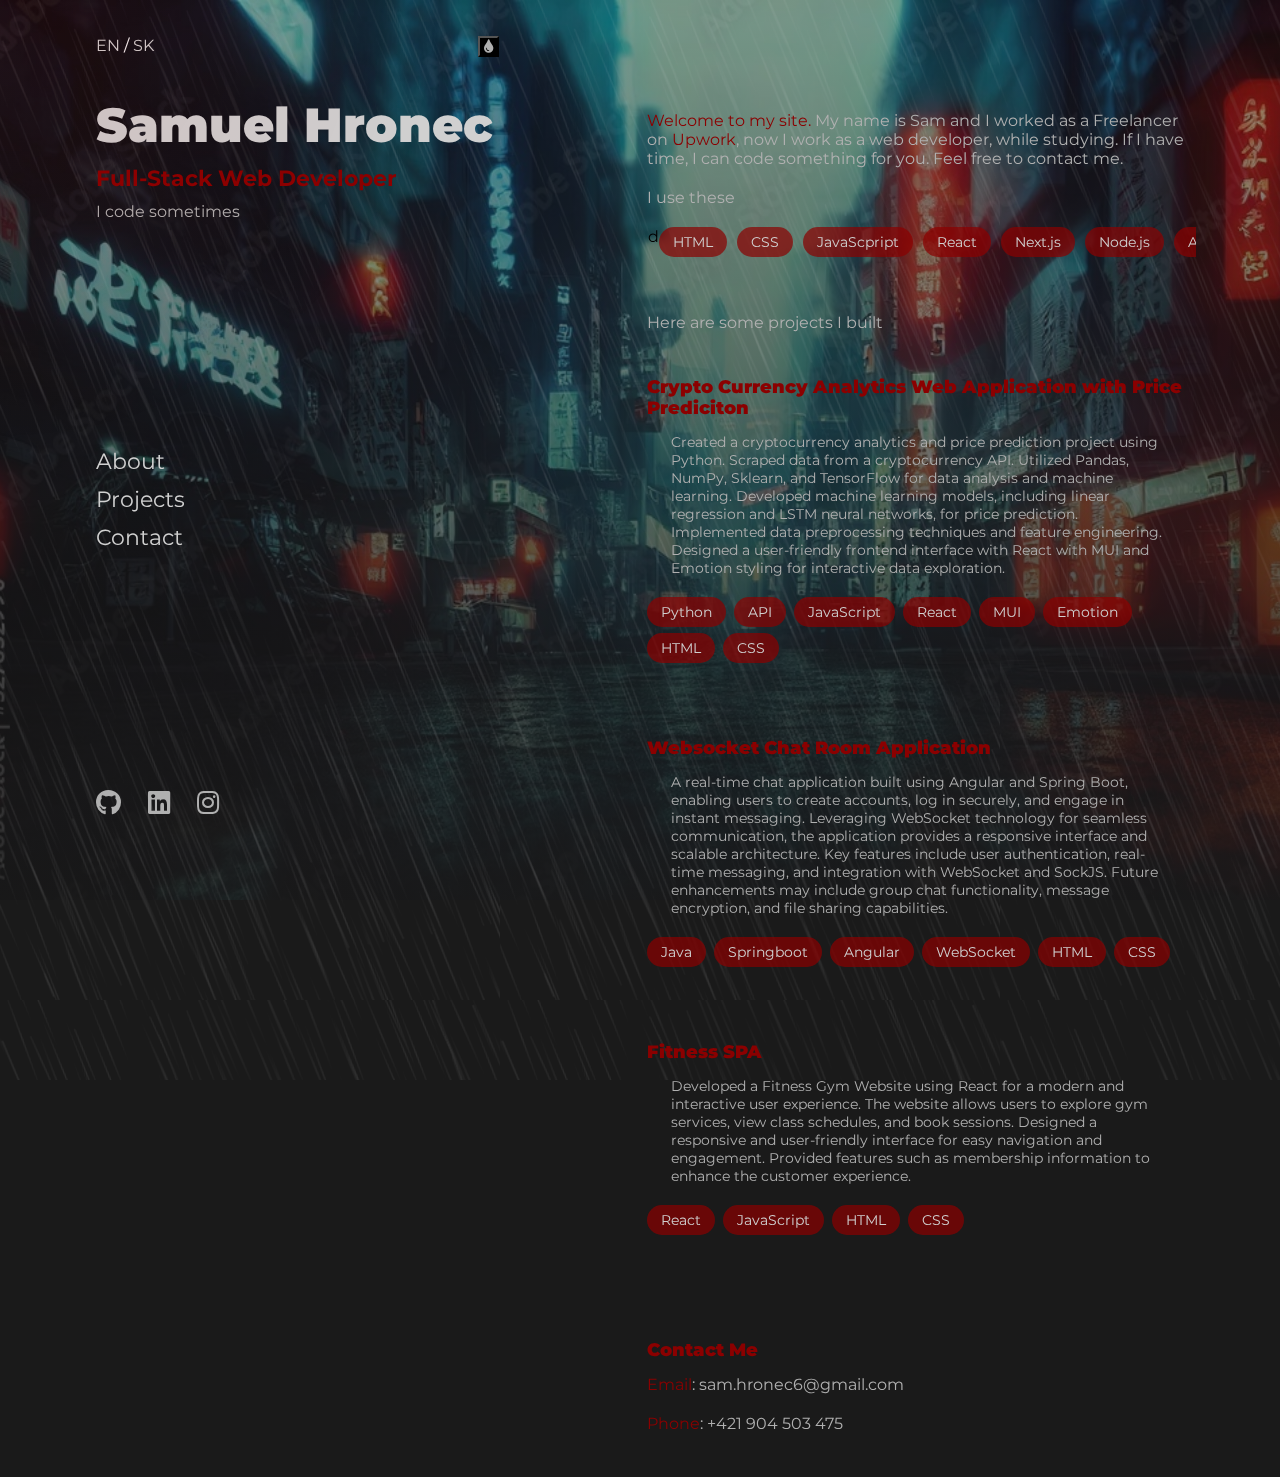
<file: index.html>
<!DOCTYPE html>
<html lang="en">
  <head>
    <meta charset="UTF-8" />
    <meta name="viewport" content="width=device-width, initial-scale=1.0" />
    <link rel="stylesheet" href="style.css" />
    <link
      rel="stylesheet"
      href="https://cdnjs.cloudflare.com/ajax/libs/font-awesome/5.15.4/css/all.min.css"
    />
    <link rel="icon" href="blood-drop.png" type="image/x-icon" />
    <title>Samuel Hronec</title>
  </head>
  <body>
    <div class="spotlight"></div>
    <div id="rain-container"></div>
    <div class="container">
      <div class="left">
        <div class="language-switcher">
          <a class="highlight-text" href="">EN</a>
          /
          <a href="/sk">SK</a>
        </div>
        <div class="header">
          <h1 class="heading">Samuel Hronec</h1>
          <h2 class="subheading">Full-Stack Web Developer</h2>
          <p class="header-text">
            I code sometimes
          </p>
        </div>

        <nav class="navigation">
          <ul>
            <li>
              <a href="#about" onclick="scrollToSection('about')">About</a>
            </li>
            <li>
              <a href="#projects" onclick="scrollToSection('projects')"
                >Projects</a
              >
            </li>
            <li>
              <a href="#contact" onclick="scrollToSection('contact')"
                >Contact</a
              >
            </li>
          </ul>
        </nav>

        <div class="social-media">
          <a href="https://github.com/SamkoH6"><i class="fab fa-github"></i></a>
          <a href="https://www.linkedin.com/in/samuel-hronec-8bb318245/"
            ><i class="fab fa-linkedin"></i
          ></a>
          <a href="https://www.instagram.com/samko_hronec/"
            ><i class="fab fa-instagram"></i
          ></a>
        </div>
        <!-- <button class="retro-btn" id="toggleRetro">
          <i class="fas fa-tv"></i>
        </button> -->
        <button class="rain-btn" id="toggleRain">
          <i class="fas fa-tint"></i>
        </button>
        </button>
      </div>

      <div class="right">
        <div class="about" id="about">
          <p>
            <span class="highlight-text">Welcome to my site.</span> 
            My name is Sam and I worked as a Freelancer on
            <a href="Upwork.com" class="highlight-text">Upwork</a>, now I work as a web developer, while studying.
            If I have time, I can code something for you. Feel free to contact me.
          </p>
          <p>I use these</p>
          <div class="slide-container">
            <div class="tags tags-slide"> and
              <span>HTML</span>
              <span>CSS</span>
              <span>JavaScpript</span>
              <span>React</span>
              <span>Next.js</span>
              <span>Node.js</span>
              <span>Angular</span>
              <span>Java</span>
              <span>Springboot</span>
              <span>C#</span>
              <span>ASP.NET</span>
              <span>Python</span>
              <span>Tailwind</span>
              <span>MUI</span>
              <span>Wordpress</span>
              <span>Shopify</span>
            </div>
          </div>
        </div>
        <div class="projects" id="projects">
          <p>Here are some projects I built</p>
          <a
            href="https://sdcryptoanalytics.vercel.app/"
            target="_blank"
            class="card"
          >
            <h3>
              Crypto Currency Analytics Web Application with Price Prediciton
            </h3>
            <p class="project_description">
              Created a cryptocurrency analytics and price prediction project
              using Python. Scraped data from a cryptocurrency API. Utilized
              Pandas, NumPy, Sklearn, and TensorFlow for data analysis and
              machine learning. Developed machine learning models, including
              linear regression and LSTM neural networks, for price prediction.
              Implemented data preprocessing techniques and feature engineering.
              Designed a user-friendly frontend interface with React with MUI
              and Emotion styling for interactive data exploration.
            </p>
            <div class="tags">
              <span>Python</span>
              <span>API</span>
              <span>JavaScript</span>
              <span>React</span>
              <span>MUI</span>
              <span>Emotion</span>
              <span>HTML</span>
              <span>CSS</span>
            </div>
          </a>

          <a
            href="https://github.com/SamkoH6/ChatRooms"
            target="_blank"
            class="card"
          >
            <h3>Websocket Chat Room Application</h3>
            <p class="project_description">
              A real-time chat application built using Angular and Spring Boot,
              enabling users to create accounts, log in securely, and engage in
              instant messaging. Leveraging WebSocket technology for seamless
              communication, the application provides a responsive interface and
              scalable architecture. Key features include user authentication,
              real-time messaging, and integration with WebSocket and SockJS.
              Future enhancements may include group chat functionality, message
              encryption, and file sharing capabilities.
            </p>
            <div class="tags">
              <span>Java</span>
              <span>Springboot</span>
              <span>Angular</span>
              <span>WebSocket</span>
              <span>HTML</span>
              <span>CSS</span>
            </div>
          </a>

          <a href="https://fitnox.vercel.app/" target="_blank" class="card">
            <h3>Fitness SPA</h3>
            <p class="project_description">
              Developed a Fitness Gym Website using React for a modern and
              interactive user experience. The website allows users to explore
              gym services, view class schedules, and book sessions. Designed a
              responsive and user-friendly interface for easy navigation and
              engagement. Provided features such as membership information to
              enhance the customer experience.
            </p>
            <div class="tags">
              <span>React</span>
              <span>JavaScript</span>
              <span>HTML</span>
              <span>CSS</span>
            </div>
          </a>
        </div>
        <div class="contact" id="contact">
          <h3>Contact Me</h3>
          <p>
            <span class="highlight-text">Email</span>: sam.hronec6@gmail.com
          </p>
          <p><span class="highlight-text">Phone</span>: +421 904 503 475</p>
        </div>
      </div>
    </div>
  </body>

  <script src="main.js"></script>
</html>
</file>
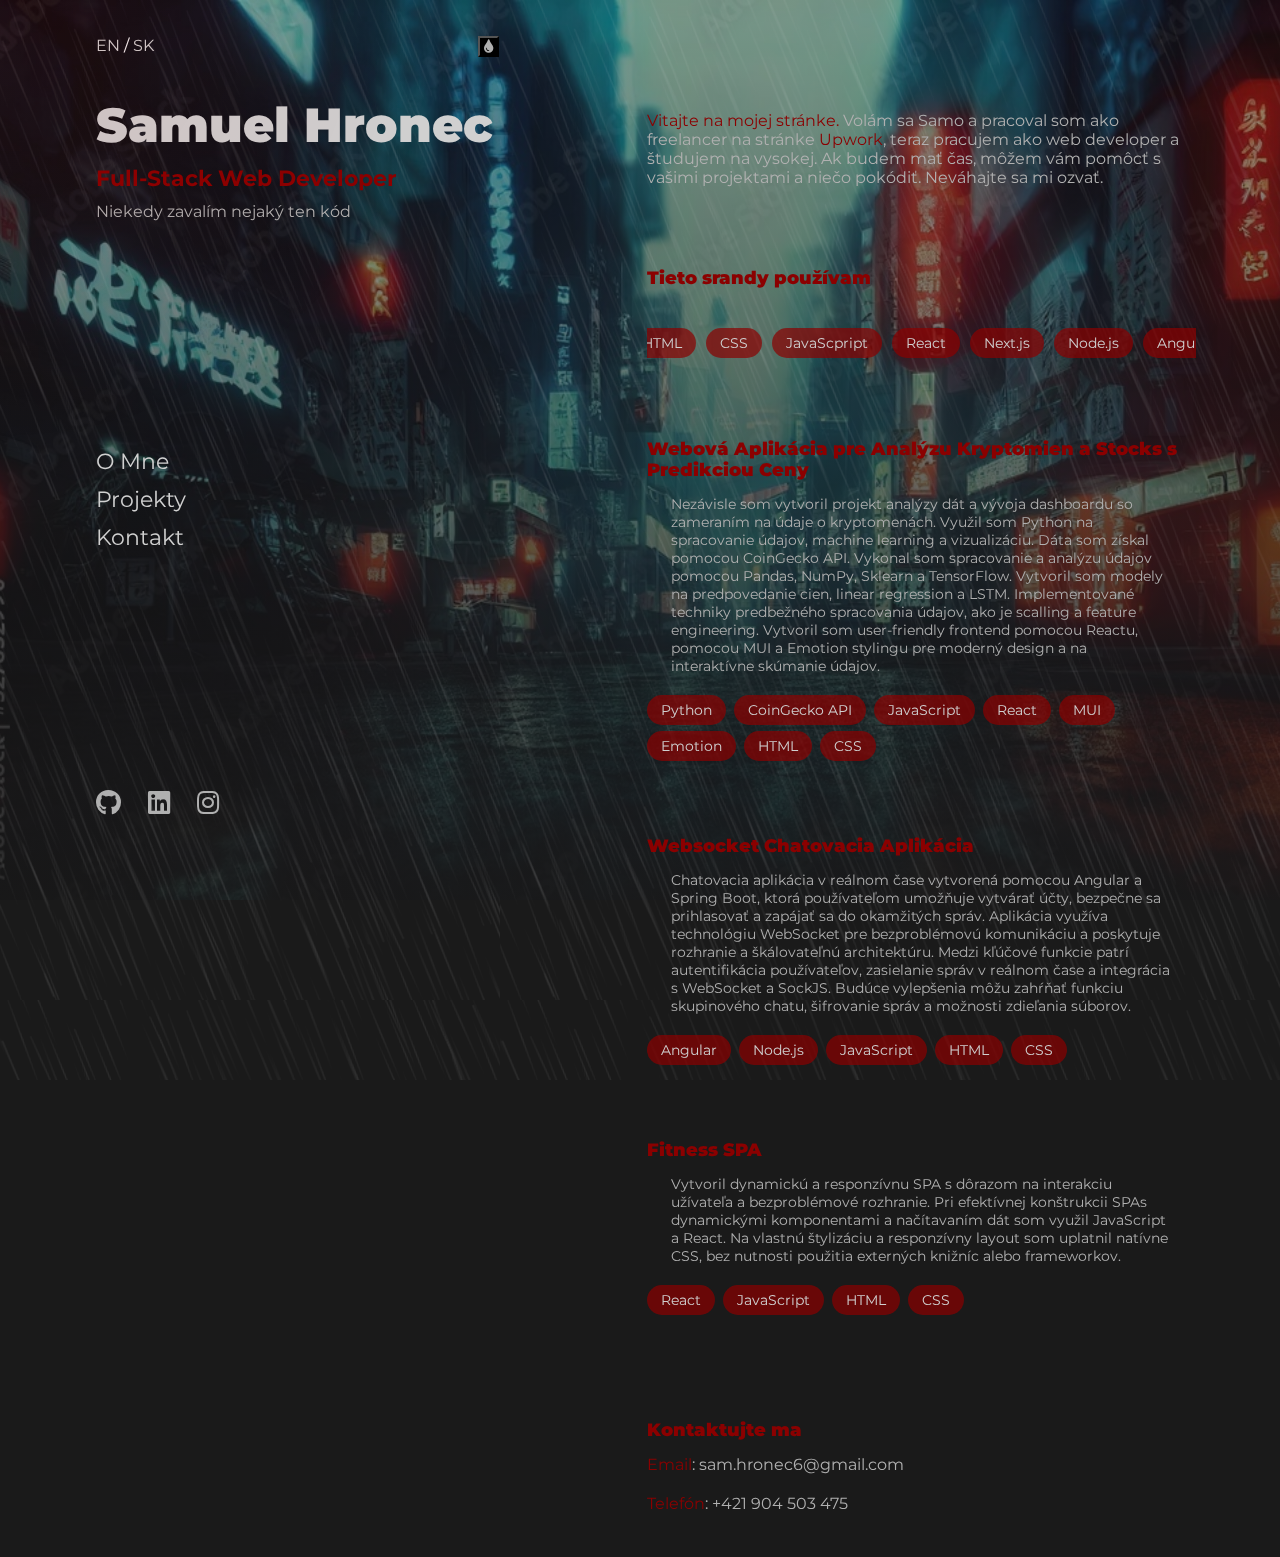
<file: sk/index.html>
<!DOCTYPE html>
<html lang="en">
  <head>
    <meta charset="UTF-8" />
    <meta name="viewport" content="width=device-width, initial-scale=1.0" />
    <link rel="stylesheet" href="/style.css" />
    <link
      rel="stylesheet"
      href="https://cdnjs.cloudflare.com/ajax/libs/font-awesome/5.15.4/css/all.min.css"
    />
    <link rel="icon" href="blood-drop.png" type="image/x-icon" />
    <title>Samuel Hronec</title>
  </head>
  <body>
    <div class="spotlight"></div>
    <div class="container">
      <div class="left">
        <div class="language-switcher">
          <a href="/">EN</a>
          /
          <a href="">SK</a>
        </div>
        <div class="header">
          <h1 class="heading">Samuel Hronec</h1>
          <h2 class="subheading">Full-Stack Web Developer</h2>
          <p class="header-text">Niekedy zavalím nejaký ten kód</p>
        </div>

        <nav class="navigation">
          <ul>
            <li>
              <a href="#about" onclick="scrollToSection('about')">O Mne</a>
            </li>
            <li>
              <a href="#projects" onclick="scrollToSection('projects')"
                >Projekty</a
              >
            </li>
            <li>
              <a href="#contact" onclick="scrollToSection('contact')"
                >Kontakt</a
              >
            </li>
          </ul>
        </nav>

        <div class="social-media">
          <a href="https://github.com/SamkoH6"><i class="fab fa-github"></i></a>
          <a href="https://www.linkedin.com/in/samuel-hronec-8bb318245/"
            ><i class="fab fa-linkedin"></i
          ></a>
          <a href="https://www.instagram.com/samko_hronec/"
            ><i class="fab fa-instagram"></i
          ></a>
        </div>
        <button class="rain-btn" id="toggleRain">
          <i class="fas fa-tint"></i>
        </button>
      </div>

      <div class="right">
        <div class="about" id="about">
          <p>
            <span class="highlight-text">Vitajte na mojej stránke.</span>
            Volám sa Samo a pracoval som ako freelancer na stránke
            <a href="Upwork.com" class="highlight-text">Upwork</a>, teraz
            pracujem ako web developer a študujem na vysokej. Ak budem mať čas,
            môžem vám pomôcť s vašimi projektami a niečo pokódiť. Neváhajte sa
            mi ozvať.
          </p>
          <h3 class="wiu">Tieto srandy používam</h3>
          <div class="tags tags-slide">
            <span>HTML</span>
            <span>CSS</span>
            <span>JavaScpript</span>
            <span>React</span>
            <span>Next.js</span>
            <span>Node.js</span>
            <span>Angular</span>
            <span>Java</span>
            <span>Springboot</span>
            <span>C#</span>
            <span>ASP.NET</span>
            <span>Python</span>
            <span>Tailwind</span>
            <span>MUI</span>
            <span>Wordpress</span>
            <span>Shopify</span>
          </div>
        </div>
        <div class="projects" id="projects">
          <a
            href="https://sdcryptoanalytics.vercel.app/"
            target="_blank"
            class="card"
          >
            <h3>
              Webová Aplikácia pre Analýzu Kryptomien a Stocks s Predikciou Ceny
            </h3>
            <p class="project_description">
              Nezávisle som vytvoril projekt analýzy dát a vývoja dashboardu so
              zameraním na údaje o kryptomenách. Využil som Python na
              spracovanie údajov, machine learning a vizualizáciu. Dáta som
              získal pomocou CoinGecko API. Vykonal som spracovanie a analýzu
              údajov pomocou Pandas, NumPy, Sklearn a TensorFlow. Vytvoril som
              modely na predpovedanie cien, linear regression a LSTM.
              Implementované techniky predbežného spracovania údajov, ako je
              scalling a feature engineering. Vytvoril som user-friendly
              frontend pomocou Reactu, pomocou MUI a Emotion stylingu pre
              moderný design a na interaktívne skúmanie údajov.
            </p>
            <div class="tags">
              <span>Python</span>
              <span>CoinGecko API</span>
              <span>JavaScript</span>
              <span>React</span>
              <span>MUI</span>
              <span>Emotion</span>
              <span>HTML</span>
              <span>CSS</span>
            </div>
          </a>

          <a
            href="https://github.com/SamkoH6/ChatRooms"
            target="_blank"
            class="card"
          >
            <h3>Websocket Chatovacia Aplikácia</h3>
            <p class="project_description">
              Chatovacia aplikácia v reálnom čase vytvorená pomocou Angular a
              Spring Boot, ktorá používateľom umožňuje vytvárať účty, bezpečne
              sa prihlasovať a zapájať sa do okamžitých správ. Aplikácia využíva
              technológiu WebSocket pre bezproblémovú komunikáciu a poskytuje
              rozhranie a škálovateľnú architektúru. Medzi kľúčové funkcie patrí
              autentifikácia používateľov, zasielanie správ v reálnom čase a
              integrácia s WebSocket a SockJS. Budúce vylepšenia môžu zahŕňať
              funkciu skupinového chatu, šifrovanie správ a možnosti zdieľania
              súborov.
            </p>
            <div class="tags">
              <span>Angular</span>
              <span>Node.js</span>
              <span>JavaScript</span>
              <span>HTML</span>
              <span>CSS</span>
            </div>
          </a>

          <a href="https://fitnox.vercel.app/" target="_blank" class="card">
            <h3>Fitness SPA</h3>
            <p class="project_description">
              Vytvoril dynamickú a responzívnu SPA s dôrazom na interakciu
              užívateľa a bezproblémové rozhranie. Pri efektívnej konštrukcii
              SPAs dynamickými komponentami a načítavaním dát som využil
              JavaScript a React. Na vlastnú štylizáciu a responzívny layout som
              uplatnil natívne CSS, bez nutnosti použitia externých knižníc
              alebo frameworkov.
            </p>
            <div class="tags">
              <span>React</span>
              <span>JavaScript</span>
              <span>HTML</span>
              <span>CSS</span>
            </div>
          </a>
        </div>
        <div class="contact" id="contact">
          <h3>Kontaktujte ma</h3>
          <p>
            <span class="highlight-text">Email</span>: sam.hronec6@gmail.com
          </p>
          <p><span class="highlight-text">Telefón</span>: +421 904 503 475</p>
        </div>
      </div>
    </div>
  </body>

  <script src="/main.js"></script>
</html>
</file>
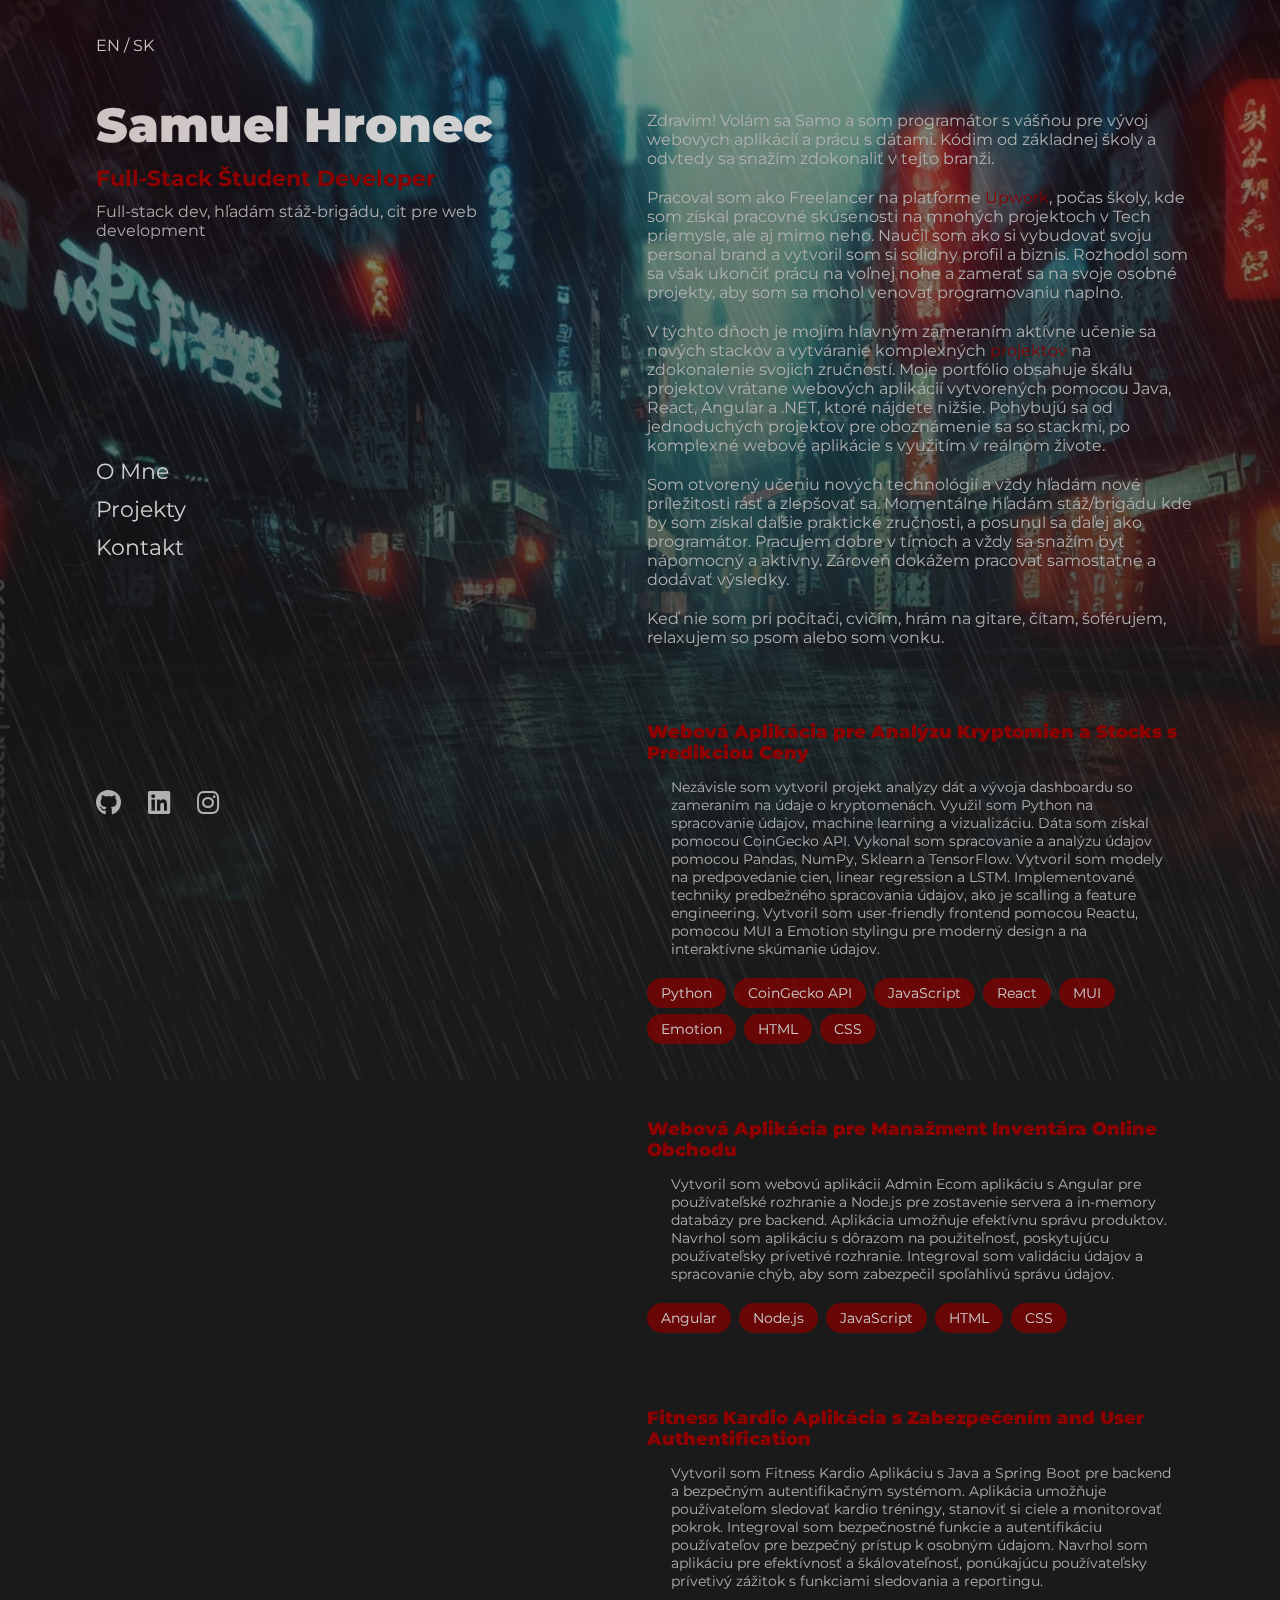
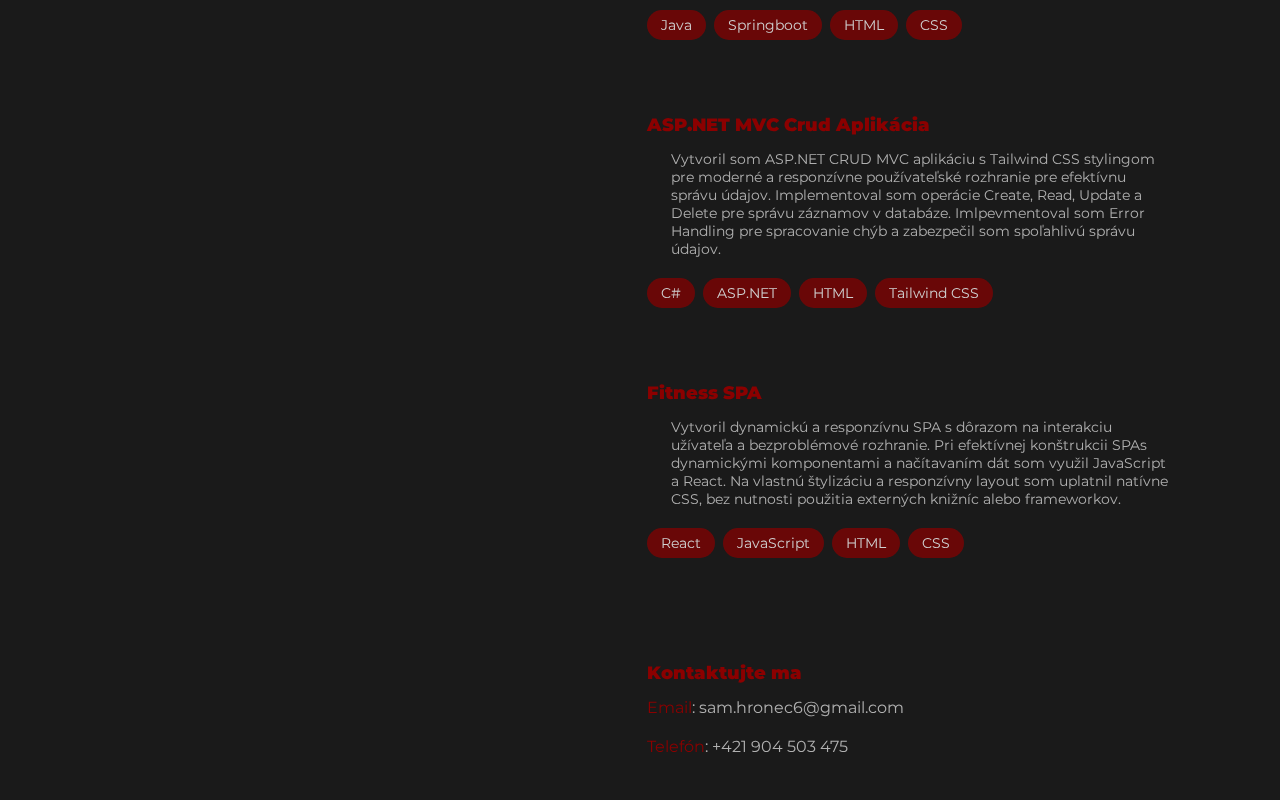
<file: index-sk.html>
<!DOCTYPE html>
<html lang="en">
  <head>
    <meta charset="UTF-8" />
    <meta name="viewport" content="width=device-width, initial-scale=1.0" />
    <link rel="stylesheet" href="style.css" />
    <link
      rel="stylesheet"
      href="https://cdnjs.cloudflare.com/ajax/libs/font-awesome/5.15.4/css/all.min.css"
    />
    <title>Document</title>
  </head>
  <body>
    <div class="spotlight"></div>
    <div class="container">
      <div class="left">
        <div class="language-switcher">
          <a href="index.html">EN /</a>
          <a href="index-sk.html">SK</a>
        </div>
        <div class="header">
          <h1 class="heading">Samuel Hronec</h1>
          <h2 class="subheading">Full-Stack Študent Developer</h2>
          <p class="header-text">
            Full-stack dev, hľadám stáž-brigádu, cit pre web development
          </p>
        </div>

        <nav class="navigation">
          <ul>
            <li>
              <a href="#about" onclick="scrollToSection('about')">O Mne</a>
            </li>
            <li>
              <a href="#projects" onclick="scrollToSection('projects')"
                >Projekty</a
              >
            </li>
            <li>
              <a href="#contact" onclick="scrollToSection('contact')"
                >Kontakt</a
              >
            </li>
          </ul>
        </nav>

        <div class="social-media">
          <a href="https://github.com/SamkoH6"><i class="fab fa-github"></i></a>
          <a href="https://www.linkedin.com/in/samuel-hronec-8bb318245/"
            ><i class="fab fa-linkedin"></i
          ></a>
          <a href="https://www.instagram.com/samko_hronec/"
            ><i class="fab fa-instagram"></i
          ></a>
        </div>
      </div>

      <div class="right">
        <div class="about" id="about">
          <p>
            Zdravim! Volám sa Samo a som programátor s vášňou pre vývoj webových
            aplikácií a prácu s dátami. Kódim od základnej školy a odvtedy sa
            snažím zdokonaliť v tejto branži.
          </p>
          <p>
            Pracoval som ako Freelancer na platforme
            <a href="Upwork.com" class="highlight-text">Upwork</a>, počas školy,
            kde som získal pracovné skúsenosti na mnohých projektoch v Tech
            priemysle, ale aj mimo neho. Naučil som ako si vybudovať svoju
            personal brand a vytvoril som si solídny profil a biznis. Rozhodol
            som sa však ukončiť prácu na voľnej nohe a zamerať sa na svoje
            osobné projekty, aby som sa mohol venovať programovaniu naplno.
          </p>
          <p>
            V týchto dňoch je mojím hlavným zameraním aktívne učenie sa nových
            stackov a vytváranie komplexných
            <a class="highlight-text" onclick="scrollToSection('projects')"
              >projektov</a
            >
            na zdokonalenie svojich zručností. Moje portfólio obsahuje škálu
            projektov vrátane webových aplikácií vytvorených pomocou Java,
            React, Angular a .NET, ktoré nájdete nižšie. Pohybujú sa od
            jednoduchých projektov pre oboznámenie sa so stackmi, po komplexné
            webové aplikácie s využitím v reálnom živote.
          </p>
          <p>
            Som otvorený učeniu nových technológií a vždy hľadám nové
            príležitosti rásť a zlepšovať sa. Momentálne hľadám stáž/brigádu kde
            by som získal daľšie praktické zručnosti, a posunul sa ďaľej ako
            programátor. Pracujem dobre v tímoch a vždy sa snažím byť nápomocný
            a aktívny. Zároveň dokážem pracovať samostatne a dodávať výsledky.
          </p>
          <p>
            Keď nie som pri počítači, cvičím, hrám na gitare, čítam, šoférujem,
            relaxujem so psom alebo som vonku.
          </p>
        </div>
        <div class="projects" id="projects">
          <div class="card">
            <h3>
              Webová Aplikácia pre Analýzu Kryptomien a Stocks s Predikciou Ceny
            </h3>
            <p class="project_description">
              Nezávisle som vytvoril projekt analýzy dát a vývoja dashboardu so
              zameraním na údaje o kryptomenách. Využil som Python na
              spracovanie údajov, machine learning a vizualizáciu. Dáta som
              získal pomocou CoinGecko API. Vykonal som spracovanie a analýzu
              údajov pomocou Pandas, NumPy, Sklearn a TensorFlow. Vytvoril som
              modely na predpovedanie cien, linear regression a LSTM.
              Implementované techniky predbežného spracovania údajov, ako je
              scalling a feature engineering. Vytvoril som user-friendly
              frontend pomocou Reactu, pomocou MUI a Emotion stylingu pre
              moderný design a na interaktívne skúmanie údajov.
            </p>
            <div class="tags">
              <span>Python</span>
              <span>CoinGecko API</span>
              <span>JavaScript</span>
              <span>React</span>
              <span>MUI</span>
              <span>Emotion</span>
              <span>HTML</span>
              <span>CSS</span>
            </div>
          </div>

          <div class="card">
            <h3>Webová Aplikácia pre Manažment Inventára Online Obchodu</h3>
            <p class="project_description">
              Vytvoril som webovú aplikácii Admin Ecom aplikáciu s Angular pre
              používateľské rozhranie a Node.js pre zostavenie servera a
              in-memory databázy pre backend. Aplikácia umožňuje efektívnu
              správu produktov. Navrhol som aplikáciu s dôrazom na použiteľnosť,
              poskytujúcu používateľsky prívetivé rozhranie. Integroval som
              validáciu údajov a spracovanie chýb, aby som zabezpečil spoľahlivú
              správu údajov.
            </p>
            <div class="tags">
              <span>Angular</span>
              <span>Node.js</span>
              <span>JavaScript</span>
              <span>HTML</span>
              <span>CSS</span>
            </div>
          </div>

          <div class="card">
            <h3>
              Fitness Kardio Aplikácia s Zabezpečením and User Authentification
            </h3>
            <p class="project_description">
              Vytvoril som Fitness Kardio Aplikáciu s Java a Spring Boot pre
              backend a bezpečným autentifikačným systémom. Aplikácia umožňuje
              používateľom sledovať kardio tréningy, stanoviť si ciele a
              monitorovať pokrok. Integroval som bezpečnostné funkcie a
              autentifikáciu používateľov pre bezpečný prístup k osobným údajom.
              Navrhol som aplikáciu pre efektívnosť a škálovateľnosť, ponúkajúcu
              používateľsky prívetivý zážitok s funkciami sledovania a
              reportingu.
            </p>
            <div class="tags">
              <span>Java</span>
              <span>Springboot</span>
              <span>HTML</span>
              <span>CSS</span>
            </div>
          </div>

          <div class="card">
            <h3>ASP.NET MVC Crud Aplikácia</h3>
            <p class="project_description">
              Vytvoril som ASP.NET CRUD MVC aplikáciu s Tailwind CSS stylingom
              pre moderné a responzívne používateľské rozhranie pre efektívnu
              správu údajov. Implementoval som operácie Create, Read, Update a
              Delete pre správu záznamov v databáze. Imlpevmentoval som Error
              Handling pre spracovanie chýb a zabezpečil som spoľahlivú správu
              údajov.
            </p>
            <div class="tags">
              <span>C#</span>
              <span>ASP.NET</span>
              <span>HTML</span>
              <span>Tailwind CSS</span>
            </div>
          </div>

          <div class="card">
            <h3>Fitness SPA</h3>
            <p class="project_description">
              Vytvoril dynamickú a responzívnu SPA s dôrazom na interakciu
              užívateľa a bezproblémové rozhranie. Pri efektívnej konštrukcii
              SPAs dynamickými komponentami a načítavaním dát som využil
              JavaScript a React. Na vlastnú štylizáciu a responzívny layout som
              uplatnil natívne CSS, bez nutnosti použitia externých knižníc
              alebo frameworkov.
            </p>
            <div class="tags">
              <span>React</span>
              <span>JavaScript</span>
              <span>HTML</span>
              <span>CSS</span>
            </div>
          </div>
        </div>
        <div class="contact" id="contact">
          <h3>Kontaktujte ma</h3>
          <p>
            <span class="highlight-text">Email</span>: sam.hronec6@gmail.com
          </p>
          <p><span class="highlight-text">Telefón</span>: +421 904 503 475</p>
        </div>
      </div>
    </div>
  </body>

  <script src="main.js"></script>
</html>
</file>
<file: style.css>
@import url("https://fonts.googleapis.com/css2?family=Montserrat&display=swap");

:root {
  --primary-color: rgb(26, 26, 26);
  --secondary-color: #8b0000;
  --secondary-color-o: rgba(139, 0, 0, 0.7);
  --secondary-color-rgb: rgb(139, 0, 0);
  --text-color: #d0d0d0;
  --subtext-color: #b0b0b0;
  --crt-background-color: #000;
  --crt-scanline-intensity: rgba(18, 16, 16, 0.3);
}

* {
  margin: 0;
  padding: 0;
}

html {
  scroll-behavior: smooth;
  overflow-x: hidden;
}

html,
body {
  font-family: "Montserrat", sans-serif;
  background-color: var(--primary-color);
  color: var(--crt-text-color);
  background-image: linear-gradient(
      rgba(26, 26, 26, 0.4),
      rgba(26, 26, 26, 0.9)
    ),
    url("bg_1.jpg");
  background-size: cover;
  background-attachment: fixed;
  background-position: center;
}

body.rain::before {
  content: "";
  position: fixed;
  top: 0;
  left: 0;
  width: 120%;
  height: 120%;
  background: url("rain.png");
  animation: rain 0.3s linear infinite;
  opacity: 0.25;
}

@keyframes rain {
  0% {
    background-position: 0 0;
  }
  100% {
    background-position: 20% 100%;
  }
}

body.retro-effect::before {
  content: "";
  position: fixed;
  top: 0;
  left: 0;
  right: 0;
  bottom: 0;
  background: repeating-linear-gradient(
    to bottom,
    transparent,
    transparent 1px,
    var(--crt-scanline-intensity) 2px,
    var(--crt-scanline-intensity) 4px
  );
  pointer-events: none; /* Allows clicks to pass through */
  z-index: 9999;
}

body.retro-effect::after {
  content: "";
  position: fixed;
  top: 0;
  left: 0;
  right: 0;
  bottom: 0;
  background: radial-gradient(circle, transparent 50%, rgba(0, 0, 0, 0.5) 100%);
  pointer-events: none;
  z-index: 9998;
}

a {
  text-decoration: none;
}

::selection {
  color: var(--subtext-color); /* Text color when selected */
  background-color: var(--secondary-color); /* Background color when selected */
}

.container {
  display: flex;
  justify-content: space-between;
  width: 100%;
  padding: 36px;
}

.left {
  position: fixed;
  width: 44%;
  height: 100vh;
  box-sizing: border-box;
  padding: 60px;
  display: flex;
  flex-direction: column;
  justify-content: space-between;
}

.right {
  position: absolute;
  right: 0;
  width: 56%;
  height: 100vh;
  padding: 60px;
  box-sizing: border-box;
}

h1,
h2,
p {
  margin: 0;
  color: var(--text-color);
}

h1 {
  font-size: 3rem;
  font-weight: 900;
  margin-bottom: 10px;
}

h2 {
  font-size: 1.4rem;
  font-weight: 700;
  margin-bottom: 10px;
  color: var(--secondary-color);
}

h3 {
  font-size: 1.1rem;
  font-weight: 900;
  color: var(--secondary-color);
}

p {
  font-size: 1rem;
  font-weight: 400;
  color: var(--subtext-color);
}

i {
  color: var(--subtext-color);
}

li {
  list-style: none;
  font-size: 1.4rem;
}

li a {
  text-decoration: none;
  color: var(--text-color);
}

.navigation ul {
  list-style-type: none;
  padding: 0;
  margin: 0;
}

/* Styling navigation links */
.navigation a {
  display: inline-block;
  transition: 0.4s ease; /* Smooth transition */
  margin-bottom: 10px;
}

/* Apply grow effect on hover */
.navigation a:hover {
  transform: scale(1.4); /* Grow the element by 10% on hover */
  transform-origin: left;
  color: var(--secondary-color);
}

.social-media {
  font-size: 1.6rem;
}

.social-media i {
  margin-right: 20px;
  transition: 0.4s ease;
  margin-bottom: 60px;
}

.social-media i:hover {
  transform: translateY(-5px);
  color: var(--secondary-color);
}

.spotlight {
  position: fixed; /* Fixed position */
  top: 0;
  left: 0;
  width: 900px; /* Spotlight size */
  height: 900px;
  background: radial-gradient(
    circle at center,
    rgba(189, 0, 0, 0.09) 0%,
    rgba(189, 0, 0, 0) 70%
  );
  pointer-events: none; /* Disable mouse events on the spotlight */
  border-radius: 50%; /* Make it circular */
  transform: translate(-50%, -50%); /* Center the spotlight */
  z-index: 1000; /* Bring it to the front */
}

.right p {
  margin-top: 15px;
  margin-bottom: 20px;
}

.about {
  margin-bottom: 50px;
  padding: 0 24px;
}

.projects p {
  padding: 0 24px;
}

.card {
  box-sizing: border-box;
  width: 100%;
  height: auto;
  display: block;
  padding: 24px;
  cursor: pointer;
  transition: 0.2s ease;
  margin: 20px 0;
}

.card:hover {
  background-color: rgba(139, 0, 0, 0.1);
}

.project_description {
  font-size: 0.9rem;
}

.tags span {
  display: inline-block;
  background-color: var(--secondary-color-o);
  color: var(--text-color);
  padding: 6px 14px;
  border-radius: 20px;
  margin-right: 4px;
  margin-bottom: 6px;
  font-size: 0.9rem;
}

.highlight-text {
  color: var(--secondary-color);
  cursor: pointer;
  text-decoration: none;
}

.contact {
  margin-top: 50px;
  padding: 24px;
}

.language-switcher {
  position: absolute;
  top: 0;
  left: 60px;
  color: #fff;
}

.language-switcher a {
  color: var(--text-color);
  text-decoration: none;
}

.language-switcher a:hover {
  color: var(--secondary-color);
}

.wiu {
  margin-top: 80px;
  margin-bottom: 40px;
}

.slide-container {
  position: relative;
}

.tags-slide {
  width: 100%;
  display: flex;
  overflow: hidden;
  white-space: nowrap;
}

.tags-slide span {
  display: inline-block;
  margin-right: 10px; /* Space between tags */
}

.retro-btn {
  background-color: rgba(0, 0, 0, 1);
  position: absolute;
  right: 100px;
  top: 0;
  padding: 1px;
  z-index: 100;
  cursor: pointer;
}

.rain-btn {
  background-color: rgba(0, 0, 0, 1);
  position: absolute;
  right: 100px;
  top: 0;
  padding: 1px 4px;
  z-index: 100;
  cursor: pointer;
}

/* Responsive styles for screens smaller than 1200px */
@media (max-width: 1200px) {
  .container {
    display: flex;
    flex-direction: column;
    justify-content: space-between;
    width: 100%;
    padding: 10px 0;
  }

  .left,
  .right {
    position: relative;
    width: 100vw; /* Full width */
    box-sizing: border-box;
    padding: 60px;
    display: flex;
    flex-direction: column;
    justify-content: space-between;
  }

  .left {
    display: flex;
    align-items: center;
  }

  .right {
    display: flex;
  }

  .header {
    text-align: center;
  }

  .contact {
    text-align: center;
  }
}
</file>
